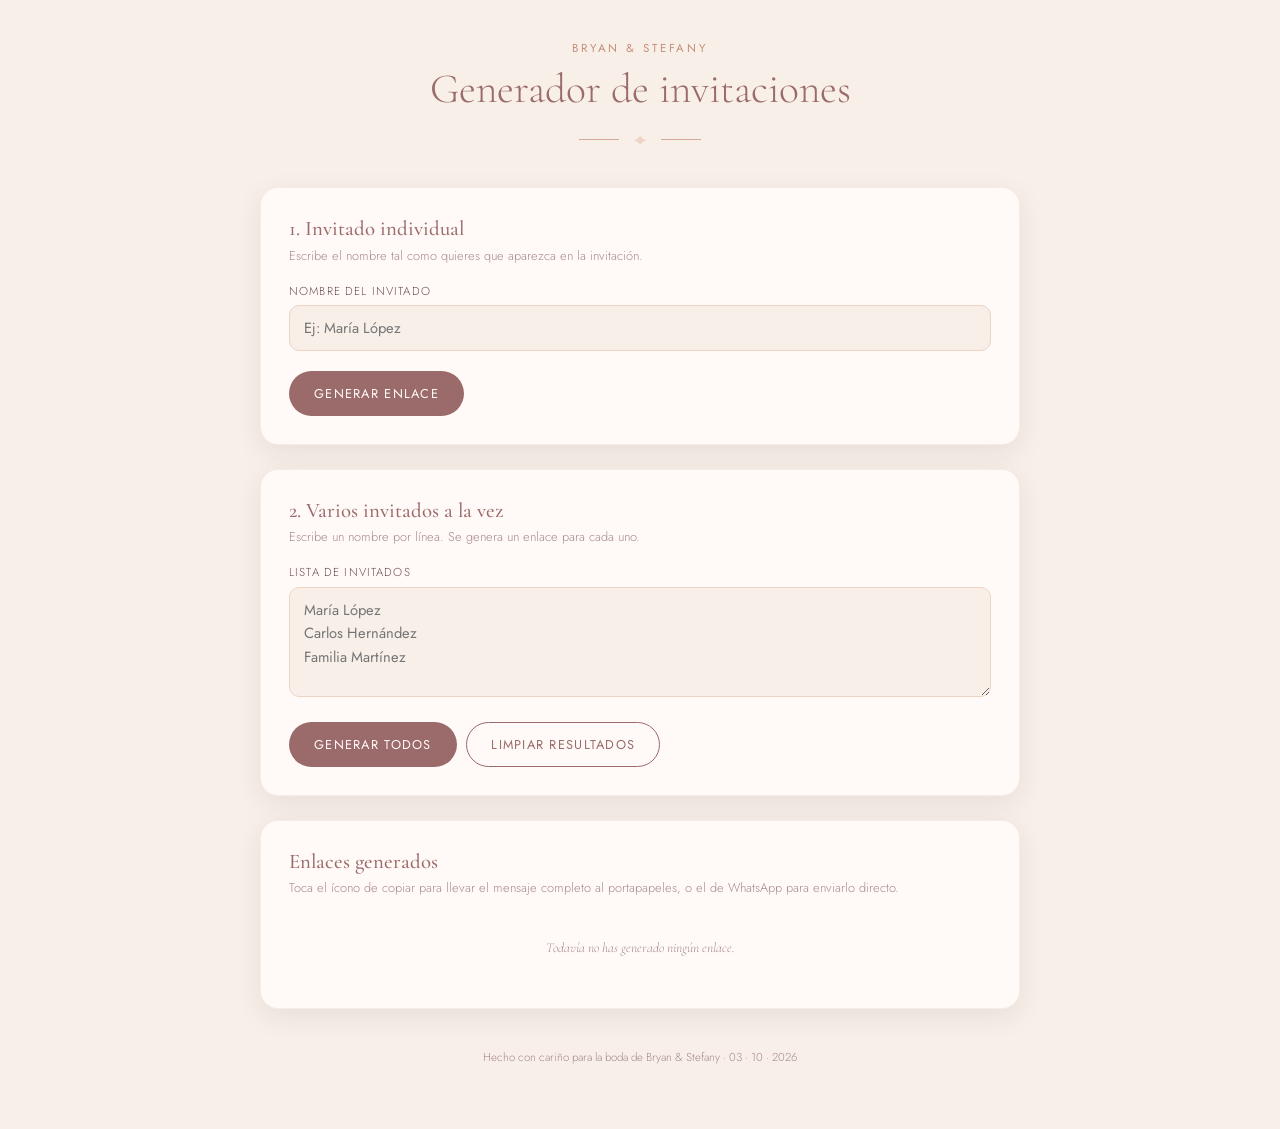
<file: generador-invitaciones.html>
<!DOCTYPE html>
<html lang="es">
<head>
<meta charset="UTF-8"/>
<meta name="viewport" content="width=device-width, initial-scale=1.0"/>
<title>Generador de Invitaciones — Bryan & Stefany</title>
<link rel="preconnect" href="https://fonts.googleapis.com">
<link rel="preconnect" href="https://fonts.gstatic.com" crossorigin>
<link href="https://fonts.googleapis.com/css2?family=Cormorant+Garamond:ital,wght@0,300;0,500;1,400&family=Jost:wght@300;400;500&display=swap" rel="stylesheet">
<style>
  :root{
    --rose-deep:#9B6B6B; --rose-mid:#C4907A; --rose-soft:#D4A99A;
    --blush:#EDD5C5; --cream:#F7EFE8; --white:#FFFAF7;
    --text-dark:#3A2A2A; --text-mid:#6B4F4F; --text-light:#A88A8A;
    --gold:#C9A84C;
    --font-d:'Cormorant Garamond',Georgia,serif;
    --font-b:'Jost',sans-serif;
    --ease:cubic-bezier(0.25,0.46,0.45,0.94);
  }
  *,*::before,*::after{box-sizing:border-box;margin:0;padding:0}
  body{
    background:var(--cream);
    color:var(--text-dark);
    font-family:var(--font-b);
    font-weight:300;
    min-height:100vh;
    padding:2.5rem 1.25rem 4rem;
  }
  .wrap{max-width:760px;margin:0 auto}
  header{text-align:center;margin-bottom:2.5rem}
  .label{
    font-size:.72rem;font-weight:400;letter-spacing:.25em;
    text-transform:uppercase;color:var(--rose-mid);margin-bottom:.6rem;
  }
  h1{
    font-family:var(--font-d);font-weight:300;
    font-size:clamp(1.8rem,5vw,2.6rem);
    color:var(--rose-deep);line-height:1.15;
  }
  .divider{display:flex;align-items:center;justify-content:center;gap:.6rem;margin:1.2rem 0 0}
  .divider span{width:2.5rem;height:1px;background:var(--rose-soft)}
  .divider svg{width:1.4rem;height:.9rem;fill:var(--blush)}

  .card{
    background:var(--white);
    border-radius:18px;
    padding:1.75rem;
    margin-bottom:1.5rem;
    box-shadow:0 8px 28px rgba(58,42,42,.08);
    border:1px solid rgba(155,107,107,.1);
  }
  .card h2{
    font-family:var(--font-d);font-weight:500;font-size:1.3rem;
    color:var(--rose-deep);margin-bottom:.3rem;
  }
  .card .hint{font-size:.8rem;color:var(--text-light);margin-bottom:1.1rem;line-height:1.5}

  label{
    display:block;font-size:.72rem;letter-spacing:.1em;text-transform:uppercase;
    color:var(--text-mid);margin-bottom:.4rem;margin-top:1rem;
  }
  label:first-of-type{margin-top:0}
  input[type=text], textarea{
    width:100%;
    border:1.5px solid var(--blush);
    background:var(--cream);
    border-radius:10px;
    padding:.7rem .9rem;
    font-family:var(--font-b);
    font-size:.92rem;
    color:var(--text-dark);
    transition:border-color .25s var(--ease);
  }
  textarea{resize:vertical;min-height:110px;line-height:1.6}
  input[type=text]:focus, textarea:focus{outline:none;border-color:var(--rose-mid)}

  .btn{
    display:inline-flex;align-items:center;justify-content:center;gap:.5rem;
    padding:.75rem 1.5rem;border-radius:50px;
    font-family:var(--font-b);font-size:.8rem;font-weight:400;
    letter-spacing:.1em;text-transform:uppercase;
    cursor:pointer;border:1.5px solid transparent;
    transition:all .25s var(--ease);
  }
  .btn-rose{background:var(--rose-deep);color:var(--white)}
  .btn-rose:hover{background:var(--rose-mid);transform:translateY(-1px)}
  .btn-outline{background:transparent;color:var(--rose-deep);border-color:var(--rose-deep)}
  .btn-outline:hover{background:var(--rose-deep);color:var(--white)}
  .btn-row{display:flex;gap:.6rem;flex-wrap:wrap;margin-top:1.2rem}

  .results{display:flex;flex-direction:column;gap:.75rem}
  .result-item{
    background:var(--cream);
    border:1px solid var(--blush);
    border-radius:12px;
    padding:.85rem 1rem;
    display:flex;
    align-items:center;
    justify-content:space-between;
    gap:.75rem;
    flex-wrap:wrap;
  }
  .result-item .name{
    font-family:var(--font-d);font-size:1.1rem;color:var(--text-dark);
    flex:1 1 160px;
  }
  .result-item .link{
    font-size:.74rem;color:var(--text-light);
    word-break:break-all;
    flex:1 1 100%;
    margin-top:.15rem;
  }
  .result-actions{display:flex;gap:.4rem;flex-shrink:0}
  .icon-btn{
    width:2.1rem;height:2.1rem;border-radius:50%;
    border:1.5px solid var(--rose-soft);
    background:var(--white);
    display:flex;align-items:center;justify-content:center;
    cursor:pointer;transition:all .2s var(--ease);
    color:var(--rose-deep);
  }
  .icon-btn:hover{background:var(--rose-deep);color:var(--white);border-color:var(--rose-deep)}
  .icon-btn svg{width:1rem;height:1rem}
  .icon-btn.copied{background:#5a9b6f;border-color:#5a9b6f;color:var(--white)}

  .empty{
    text-align:center;color:var(--text-light);font-size:.85rem;
    padding:1.5rem 0;font-style:italic;font-family:var(--font-d);
  }

  .toast{
    position:fixed;bottom:1.5rem;left:50%;transform:translateX(-50%) translateY(20px);
    background:var(--rose-deep);color:var(--white);
    padding:.7rem 1.4rem;border-radius:50px;font-size:.8rem;
    opacity:0;pointer-events:none;transition:all .3s var(--ease);
    box-shadow:0 8px 20px rgba(58,42,42,.25);
    z-index:100;
  }
  .toast.show{opacity:1;transform:translateX(-50%) translateY(0)}

  footer{text-align:center;margin-top:2.5rem;font-size:.72rem;color:var(--text-light)}
</style>
</head>
<body>

<div class="wrap">
  <header>
    <p class="label">Bryan & Stefany</p>
    <h1>Generador de invitaciones</h1>
    <div class="divider">
      <span></span>
      <svg viewBox="0 0 40 20"><path d="M20 2C14 10 8 10 8 10C14 10 20 18 20 18C20 18 26 10 32 10C26 10 20 2 20 2Z" fill="currentColor" style="color:var(--blush)"/></svg>
      <span></span>
    </div>
  </header>

  <!-- Generador individual -->
  <div class="card">
    <h2>1. Invitado individual</h2>
    <p class="hint">Escribe el nombre tal como quieres que aparezca en la invitación.</p>
    <label for="singleName">Nombre del invitado</label>
    <input type="text" id="singleName" placeholder="Ej: María López" autocomplete="off"/>
    <div class="btn-row">
      <button class="btn btn-rose" onclick="addSingle()">Generar enlace</button>
    </div>
  </div>

  <!-- Generador masivo -->
  <div class="card">
    <h2>2. Varios invitados a la vez</h2>
    <p class="hint">Escribe un nombre por línea. Se genera un enlace para cada uno.</p>
    <label for="bulkNames">Lista de invitados</label>
    <textarea id="bulkNames" placeholder="María López&#10;Carlos Hernández&#10;Familia Martínez"></textarea>
    <div class="btn-row">
      <button class="btn btn-rose" onclick="addBulk()">Generar todos</button>
      <button class="btn btn-outline" onclick="clearResults()">Limpiar resultados</button>
    </div>
  </div>

  <!-- Resultados -->
  <div class="card">
    <h2>Enlaces generados</h2>
    <p class="hint">Toca el ícono de copiar para llevar el mensaje completo al portapapeles, o el de WhatsApp para enviarlo directo.</p>
    <div class="results" id="results">
      <p class="empty" id="emptyMsg">Todavía no has generado ningún enlace.</p>
    </div>
  </div>

  <footer>Hecho con cariño para la boda de Bryan & Stefany · 03 · 10 · 2026</footer>
</div>

<div class="toast" id="toast">Copiado</div>

<script>
const resultsEl    = document.getElementById('results');
const emptyMsg     = document.getElementById('emptyMsg');
const toast        = document.getElementById('toast');

// ── URL fija del sitio ──
const BASE_URL = 'https://bryancolindres.github.io/DJ/';

// ── Slug: "María López" -> "maria-lopez" ──
function slugify(name) {
  return name
    .trim()
    .toLowerCase()
    .normalize('NFD').replace(/[\u0300-\u036f]/g, '') // quita acentos
    .replace(/[^a-z0-9\s-]/g, '')
    .replace(/\s+/g, '-')
    .replace(/-+/g, '-');
}

function buildLink(name) {
  const slug = slugify(name);
  if (!slug) return null;
  return BASE_URL + '?i=' + slug;
}

function addSingle() {
  const input = document.getElementById('singleName');
  const name = input.value.trim();
  if (!name) { showToast('Escribe un nombre primero'); input.focus(); return; }
  const link = buildLink(name);
  if (!link) return;
  addResult(name, link);
  input.value = '';
  input.focus();
}

function addBulk() {
  const ta = document.getElementById('bulkNames');
  const names = ta.value.split('\n').map(n => n.trim()).filter(Boolean);
  if (!names.length) { showToast('Escribe al menos un nombre'); ta.focus(); return; }
  names.forEach(name => {
    const slug = slugify(name);
    if (slug) addResult(name, BASE_URL + '?i=' + slug);
  });
  ta.value = '';
}

function shareMessage(name, link) {
  return `💍 ¡Hola ${name}!\n\nCon mucha alegría te invitamos a nuestra boda.\nBryan & Stefany — 03 de octubre, 2026\n\nAquí está tu invitación:\n${link}`;
}

function addResult(name, link) {
  emptyMsg.style.display = 'none';
  const item = document.createElement('div');
  item.className = 'result-item';
  item.innerHTML = `
    <span class="name">${escapeHtml(name)}</span>
    <div class="result-actions">
      <button class="icon-btn copy-btn" title="Copiar mensaje completo">
        <svg viewBox="0 0 24 24" fill="none" stroke="currentColor" stroke-width="2" stroke-linecap="round" stroke-linejoin="round"><rect x="9" y="9" width="13" height="13" rx="2"/><path d="M5 15H4a2 2 0 01-2-2V4a2 2 0 012-2h9a2 2 0 012 2v1"/></svg>
      </button>
      <button class="icon-btn wa-btn" title="Enviar por WhatsApp">
        <svg viewBox="0 0 24 24" fill="currentColor"><path d="M17.6 6.32A8.86 8.86 0 0012.05 4 8.94 8.94 0 003.5 17.41L2 22l4.7-1.46a8.93 8.93 0 004.32 1.1h0a8.94 8.94 0 008.94-8.92 8.86 8.86 0 00-2.36-6.4zM12.05 20a7.4 7.4 0 01-3.78-1.04l-.27-.16-2.8.87.87-2.73-.18-.28A7.43 7.43 0 1119.5 11.13 7.46 7.46 0 0112.05 20zm4.08-5.56c-.22-.11-1.32-.65-1.53-.73s-.35-.11-.5.11-.58.73-.71.88-.26.16-.48.05a6.1 6.1 0 01-1.79-1.1 6.7 6.7 0 01-1.24-1.54c-.13-.22 0-.34.1-.46s.22-.26.33-.38a1.5 1.5 0 00.22-.37.4.4 0 000-.39c-.05-.11-.5-1.2-.68-1.65s-.36-.37-.5-.38h-.43a.83.83 0 00-.6.28 2.5 2.5 0 00-.78 1.87 4.4 4.4 0 00.91 2.3 10 10 0 003.84 3.39c.54.23.96.37 1.29.47a3.1 3.1 0 001.42.09 2.33 2.33 0 001.53-1.08 1.9 1.9 0 00.13-1.08c-.06-.1-.2-.16-.42-.27z"/></svg>
      </button>
    </div>
    <span class="link">${escapeHtml(link)}</span>
  `;
  item.querySelector('.copy-btn').addEventListener('click', (e) => {
    copyText(shareMessage(name, link), e.currentTarget);
  });
  item.querySelector('.wa-btn').addEventListener('click', () => {
    window.open('https://wa.me/?text=' + encodeURIComponent(shareMessage(name, link)), '_blank');
  });
  resultsEl.appendChild(item);
}

function copyText(text, btn) {
  navigator.clipboard.writeText(text).then(() => {
    btn.classList.add('copied');
    showToast('Mensaje copiado');
    setTimeout(() => btn.classList.remove('copied'), 1200);
  }).catch(() => {
    // Fallback para navegadores sin permiso de portapapeles
    const ta = document.createElement('textarea');
    ta.value = text;
    document.body.appendChild(ta);
    ta.select();
    document.execCommand('copy');
    document.body.removeChild(ta);
    showToast('Mensaje copiado');
  });
}

function clearResults() {
  resultsEl.querySelectorAll('.result-item').forEach(el => el.remove());
  emptyMsg.style.display = 'block';
}

function showToast(msg) {
  toast.textContent = msg;
  toast.classList.add('show');
  clearTimeout(window._toastTimer);
  window._toastTimer = setTimeout(() => toast.classList.remove('show'), 2000);
}

function escapeHtml(str) {
  const div = document.createElement('div');
  div.textContent = str;
  return div.innerHTML;
}

// Enter para generar individual
document.getElementById('singleName').addEventListener('keydown', e => {
  if (e.key === 'Enter') addSingle();
});
</script>

</body>
</html>
</file>
